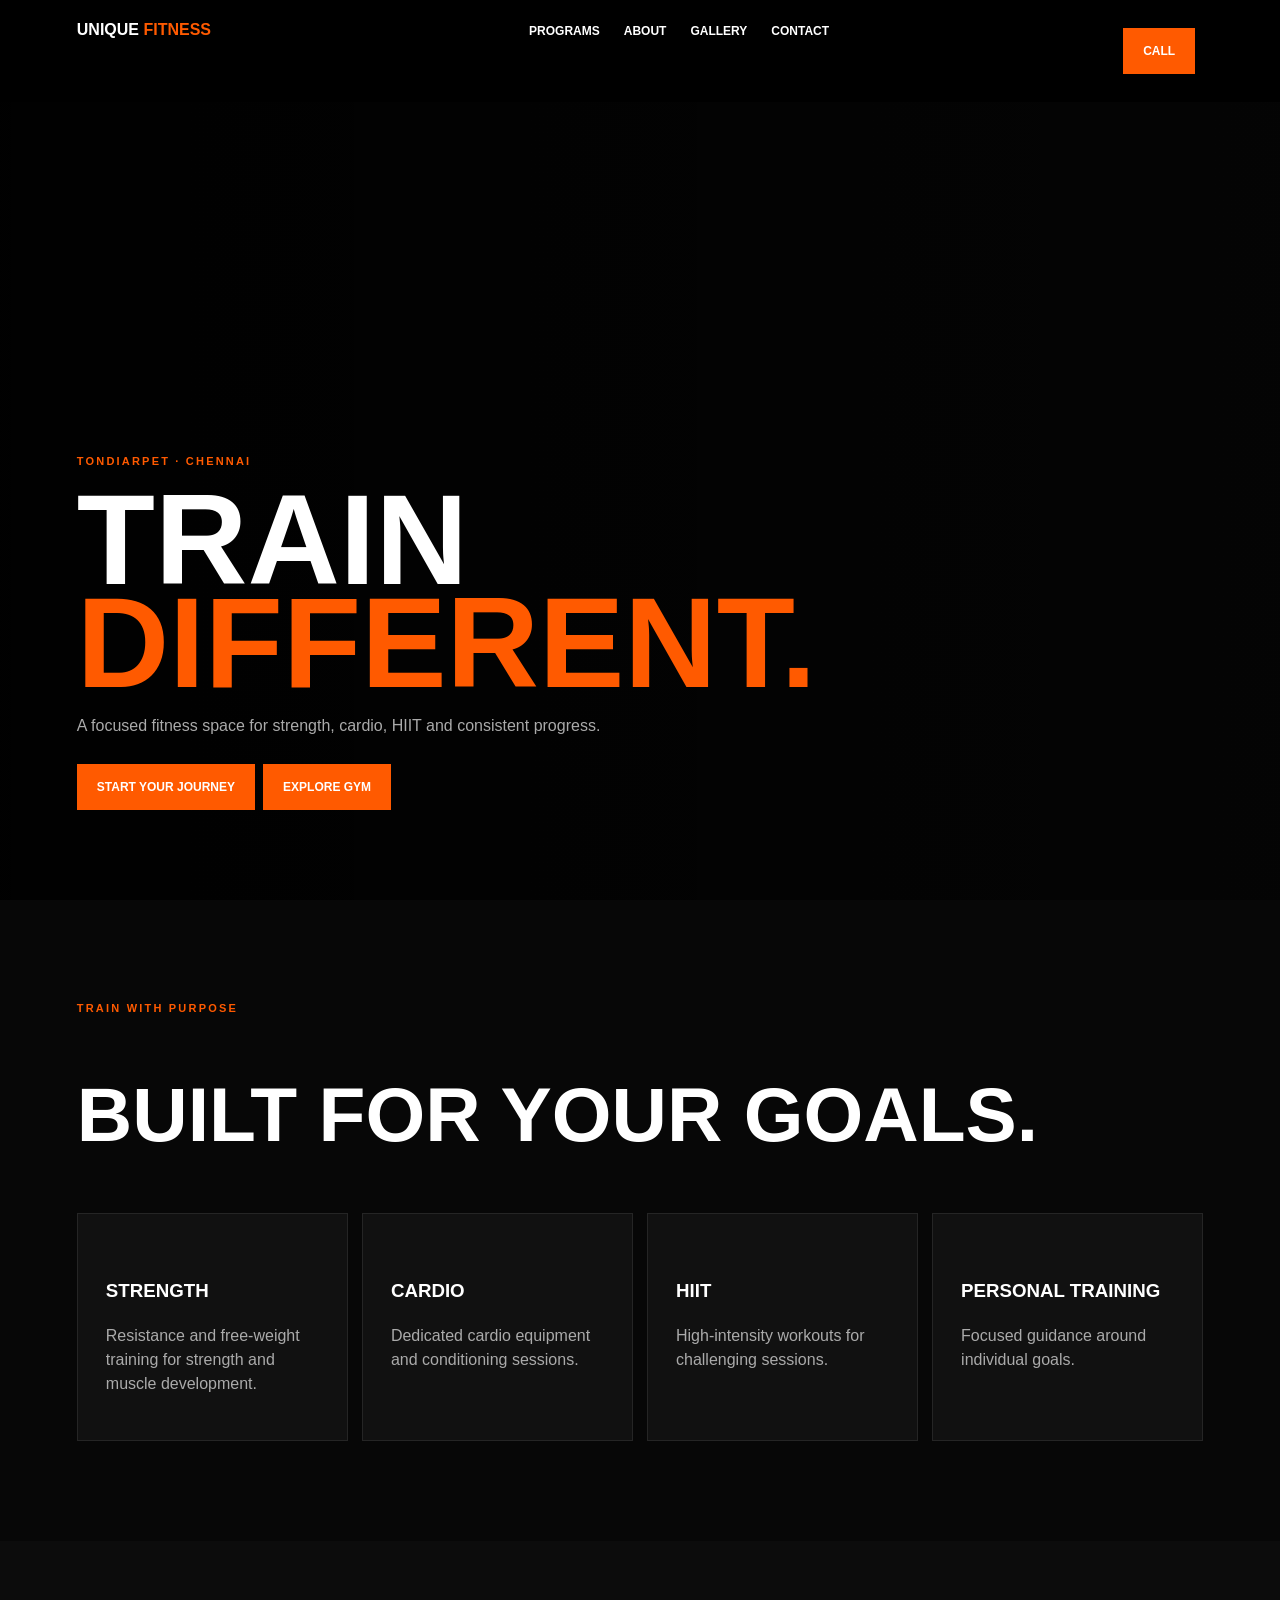
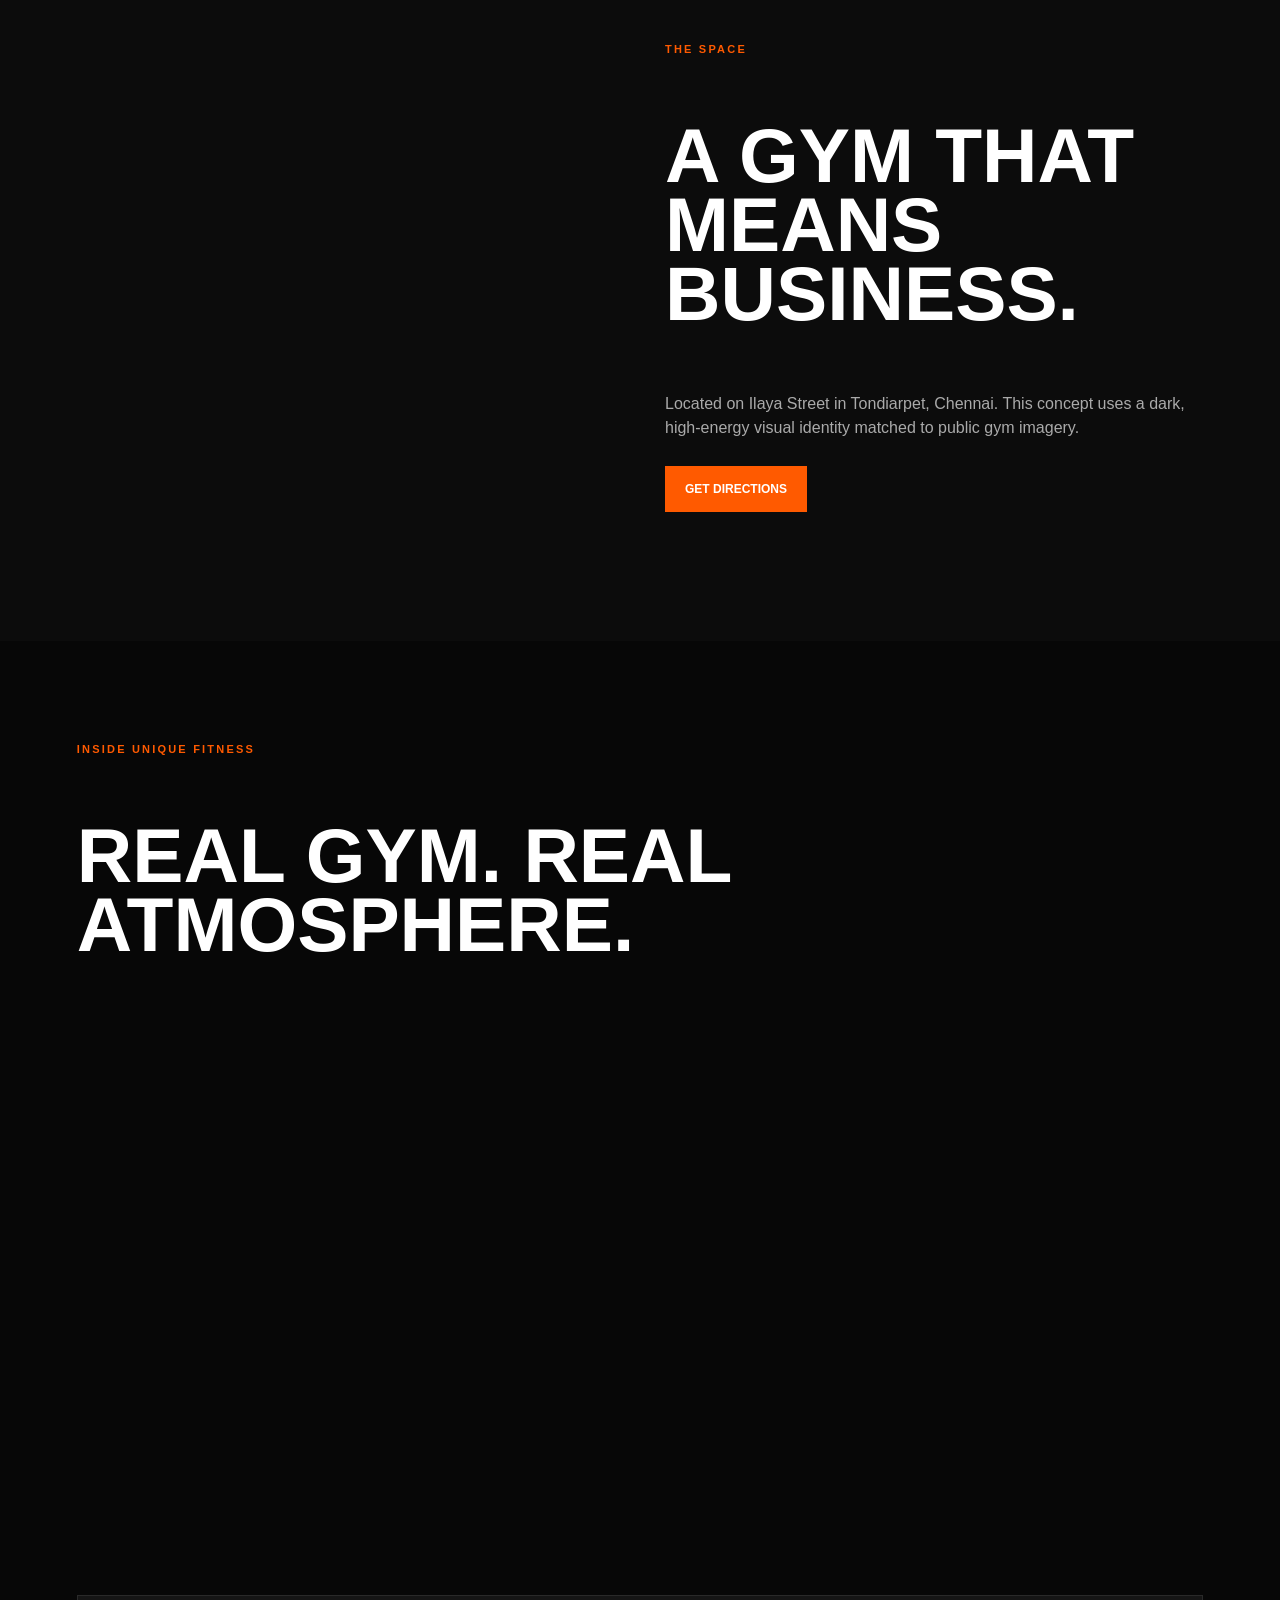
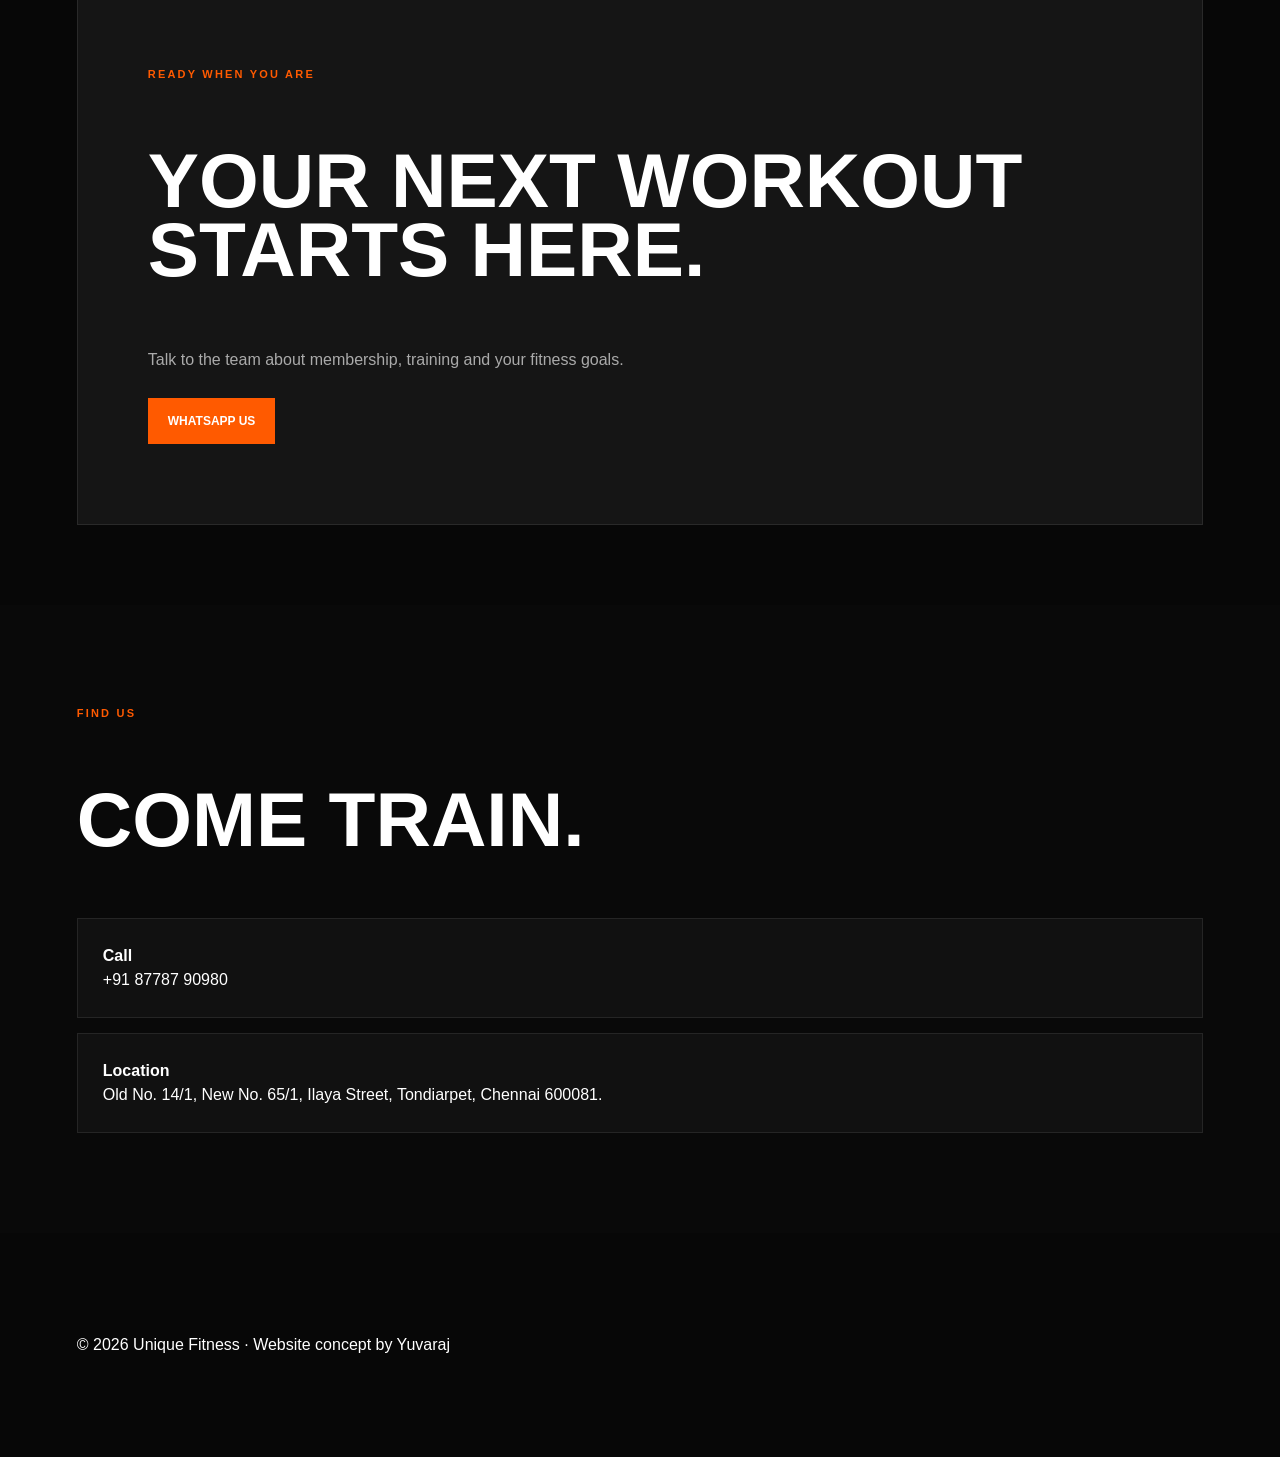
<file: index.html>
<!doctype html><html><head><meta charset="utf-8"><meta name="viewport" content="width=device-width,initial-scale=1"><title>Unique Fitness | Tondiarpet</title><style>:root{--o:#ff5a00;--b:#070707;--p:#111;--w:#fff;--m:#aaa}*{box-sizing:border-box}body{margin:0;background:var(--b);color:var(--w);font:16px Arial;line-height:1.5}a{color:inherit;text-decoration:none}.nav{position:fixed;top:0;width:100%;padding:18px 6%;display:flex;justify-content:space-between;background:#000d;z-index:5}.logo{font-weight:900}.logo b,h1 span,.ey{color:var(--o)}nav a{margin-left:24px;font-size:12px;text-transform:uppercase;font-weight:800}.hero{min-height:100vh;padding:150px 6% 80px;display:flex;align-items:end;background:linear-gradient(90deg,#000e,#0006),url('https://cdn.fitimg.in/studios/images1778489743-jjajqfjr4t5adt0g66jg.jpg') center/cover}.hero>div{max-width:800px}.ey{font-size:11px;font-weight:900;letter-spacing:.2em;text-transform:uppercase}h1{font-size:clamp(60px,10vw,145px);line-height:.8;text-transform:uppercase;margin:20px 0}p{color:var(--m);max-width:650px}.btn{display:inline-block;background:var(--o);padding:14px 20px;font-weight:900;text-transform:uppercase;font-size:12px;margin:10px 8px 10px 0}.section{padding:100px 6%}.title{font-size:clamp(40px,6vw,80px);line-height:.9;text-transform:uppercase}.cards{display:grid;grid-template-columns:repeat(4,1fr);gap:14px}.card{background:var(--p);border:1px solid #252525;padding:28px;min-height:190px}.card h3{text-transform:uppercase;margin-top:35px}.split{display:grid;grid-template-columns:1fr 1fr;gap:50px;background:#0c0c0c}.photo{min-height:500px;background:url('https://cdn.fitimg.in/studios/studio1778489189-w6ghhswqowp0tx2ut1ac.jpg') center/cover}.gallery{display:grid;grid-template-columns:2fr 1fr 1fr;gap:12px}.gallery div{height:230px;background:center/cover}.g1{grid-row:span 2;height:472px!important;background-image:url('https://cdn.fitimg.in/studios/images1778489743-jjajqfjr4t5adt0g66jg.jpg')}.g2{background-image:url('https://cdn.fitimg.in/studios/studio1778489189-w6ghhswqowp0tx2ut1ac.jpg')}.g3{background-image:url('https://cdn.fitimg.in/studios/images1778489765-8t85mfufnntfeal5e2va.jpg')}.g4{background-image:url('https://cdn.fitimg.in/studios/images1778489753-o9tfa8eipnaza62ateot.jpg')}.g5{background-image:url('https://cdn.fitimg.in/studios/images1778489724-wfjopkvs7hrn8ogjrexa.jpg')}.cta{margin:0 6% 80px;padding:70px;background:#151515;border:1px solid #292929}.contact{background:#090909}.box{background:#111;border:1px solid #252525;padding:25px;margin-top:15px}@media(max-width:800px){nav{display:none}.cards,.split{grid-template-columns:1fr 1fr}.split{grid-template-columns:1fr}.gallery{grid-template-columns:1fr 1fr}.g1{grid-column:span 2;grid-row:auto;height:230px!important}}@media(max-width:520px){.cards,.gallery{grid-template-columns:1fr}.g1{grid-column:auto}.section{padding:70px 5%}}</style></head><body><header class="nav"><div class="logo">UNIQUE <b>FITNESS</b></div><nav><a href="#programs">Programs</a><a href="#about">About</a><a href="#gallery">Gallery</a><a href="#contact">Contact</a></nav><a class="btn" href="tel:+918778790980">Call</a></header><section class="hero"><div><div class="ey">Tondiarpet · Chennai</div><h1>Train<br><span>Different.</span></h1><p>A focused fitness space for strength, cardio, HIIT and consistent progress.</p><a class="btn" href="https://wa.me/918778790980">Start Your Journey</a><a class="btn" href="#gallery">Explore Gym</a></div></section><section class="section" id="programs"><div class="ey">Train with purpose</div><h2 class="title">Built for your goals.</h2><div class="cards"><div class="card"><h3>Strength</h3><p>Resistance and free-weight training for strength and muscle development.</p></div><div class="card"><h3>Cardio</h3><p>Dedicated cardio equipment and conditioning sessions.</p></div><div class="card"><h3>HIIT</h3><p>High-intensity workouts for challenging sessions.</p></div><div class="card"><h3>Personal Training</h3><p>Focused guidance around individual goals.</p></div></div></section><section class="section split" id="about"><div class="photo"></div><div><div class="ey">The space</div><h2 class="title">A gym that means business.</h2><p>Located on Ilaya Street in Tondiarpet, Chennai. This concept uses a dark, high-energy visual identity matched to public gym imagery.</p><a class="btn" href="https://www.google.com/maps/search/?api=1&query=Unique+Fitness+Tondiarpet+Chennai">Get Directions</a></div></section><section class="section" id="gallery"><div class="ey">Inside Unique Fitness</div><h2 class="title">Real gym. Real atmosphere.</h2><div class="gallery"><div class="g1"></div><div class="g2"></div><div class="g3"></div><div class="g4"></div><div class="g5"></div></div></section><section class="cta"><div class="ey">Ready when you are</div><h2 class="title">Your next workout starts here.</h2><p>Talk to the team about membership, training and your fitness goals.</p><a class="btn" href="https://wa.me/918778790980">WhatsApp Us</a></section><section class="section contact" id="contact"><div class="ey">Find us</div><h2 class="title">Come train.</h2><div class="box"><b>Call</b><br><a href="tel:+918778790980">+91 87787 90980</a></div><div class="box"><b>Location</b><br>Old No. 14/1, New No. 65/1, Ilaya Street, Tondiarpet, Chennai 600081.</div></section><footer class="section">© 2026 Unique Fitness · Website concept by Yuvaraj</footer></body></html>
</file>
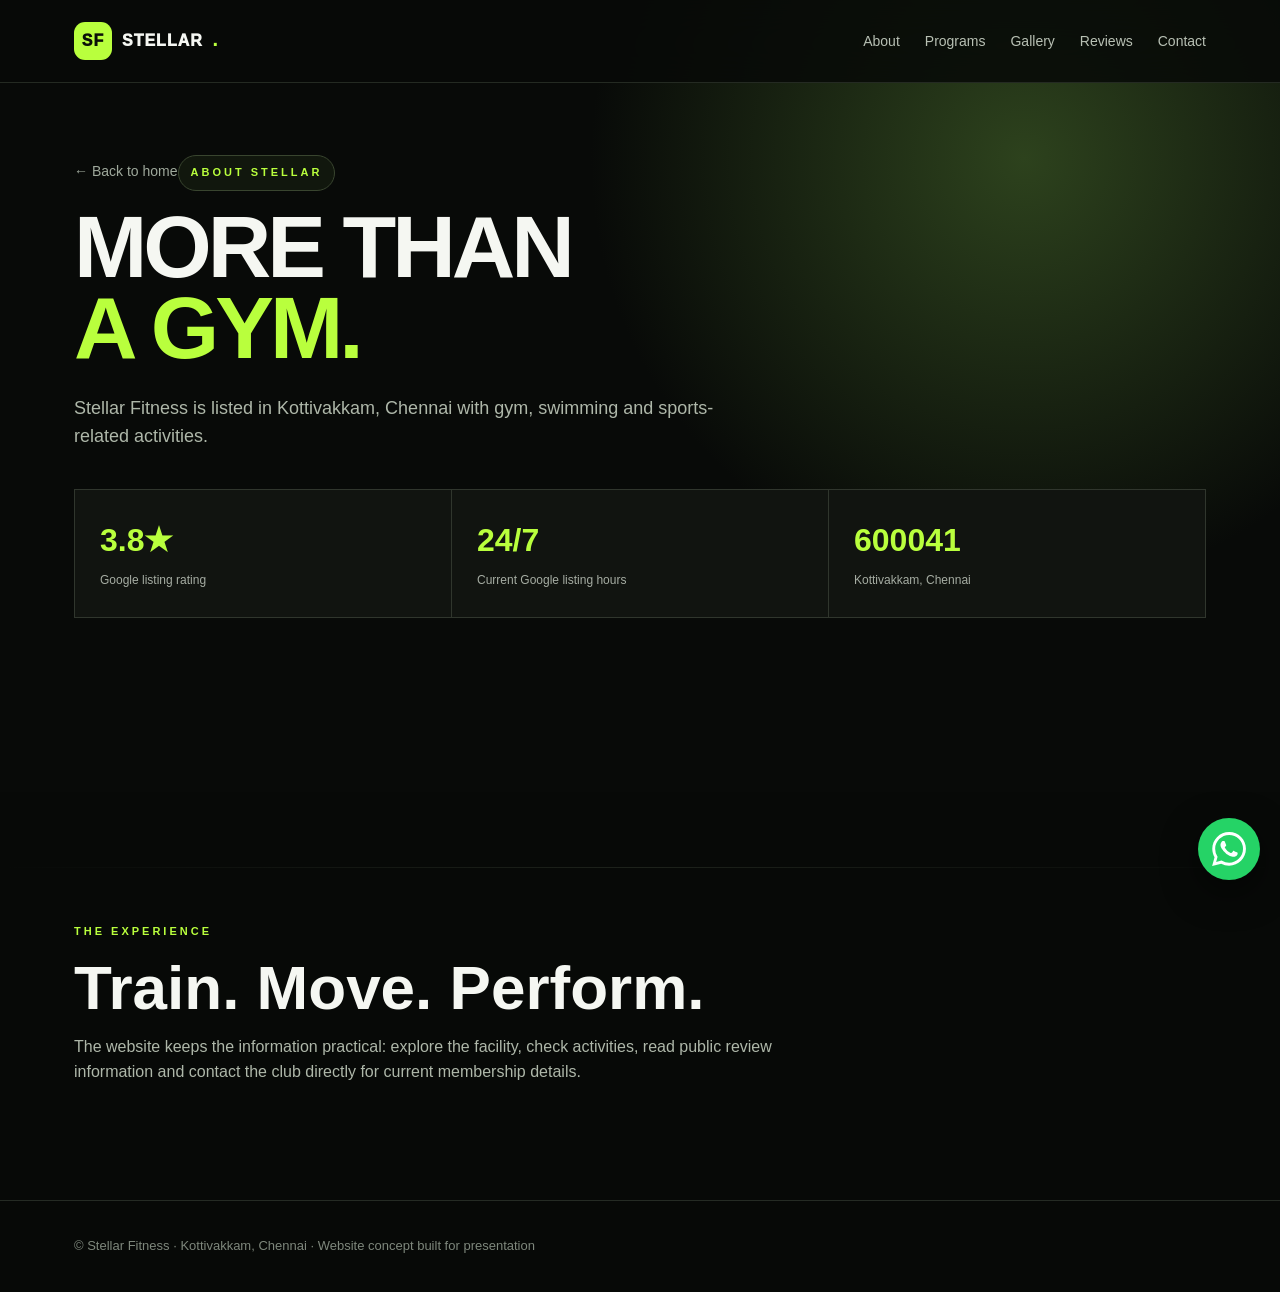
<file: about.html>
<!doctype html><html lang="en"><head><meta charset="UTF-8"><meta name="viewport" content="width=device-width,initial-scale=1"><meta name="description" content="Stellar Fitness Kottivakkam, Chennai"><title>About | Stellar Fitness</title><link rel="stylesheet" href="styles.css"></head><body><nav class="nav"><div class="wrap navin"><a class="brand" href="index.html"><span class="mark">SF</span>STELLAR<span class="green">.</span></a><div class="links"><a href="about.html">About</a><a href="programs.html">Programs</a><a href="gallery.html">Gallery</a><a href="reviews.html">Reviews</a><a href="contact.html">Contact</a></div><a class="btn cta mobile" href="https://wa.me/918071270406?text=Hi%20Stellar%20Fitness%2C%20I%27d%20like%20to%20know%20more." target="_blank">WhatsApp</a></div></nav><section class="hero"><div class="wrap"><a class="back" href="index.html">← Back to home</a><div class="eyebrow">About Stellar</div><h1>MORE THAN<br><span class="green">A GYM.</span></h1><p>Stellar Fitness is listed in Kottivakkam, Chennai with gym, swimming and sports-related activities.</p><div class="stats"><div class="stat"><b>3.8★</b><span>Google listing rating</span></div><div class="stat"><b>24/7</b><span>Current Google listing hours</span></div><div class="stat"><b>600041</b><span>Kottivakkam, Chennai</span></div></div></div></section><section class="section"><div class="wrap"><div class="eyebrow">The experience</div><h2>Train. Move. Perform.</h2><p class="lead">The website keeps the information practical: explore the facility, check activities, read public review information and contact the club directly for current membership details.</p></div></section><footer class="footer"><div class="wrap">© Stellar Fitness · Kottivakkam, Chennai · Website concept built for presentation</div></footer><a class="float" href="https://wa.me/918071270406?text=Hi%20Stellar%20Fitness%2C%20I%27d%20like%20to%20know%20more." target="_blank" aria-label="WhatsApp"><svg viewBox="0 0 24 24" aria-hidden="true" focusable="false"><path d="M20.52 3.48A11.87 11.87 0 0 0 12.08 0C5.53 0 .2 5.32.2 11.87c0 2.09.55 4.13 1.59 5.93L.1 24l6.35-1.67a11.85 11.85 0 0 0 5.63 1.43h.01c6.55 0 11.87-5.32 11.87-11.87 0-3.17-1.23-6.15-3.44-8.41ZM12.09 21.7h-.01a9.82 9.82 0 0 1-5.01-1.37l-.36-.21-3.77.99 1.01-3.68-.23-.38a9.83 9.83 0 0 1-1.5-5.18c0-5.42 4.42-9.83 9.85-9.83 2.63 0 5.1 1.03 6.96 2.89a9.8 9.8 0 0 1 2.88 6.96c0 5.42-4.41 9.83-9.82 9.83Zm5.4-7.37c-.3-.15-1.76-.87-2.03-.97-.27-.1-.47-.15-.67.15-.2.3-.77.97-.94 1.17-.17.2-.35.22-.65.07-1.77-.89-2.93-1.58-4.1-3.58-.31-.53.31-.49.89-1.63.1-.2.05-.37-.02-.52-.07-.15-.67-1.61-.92-2.2-.24-.58-.49-.5-.67-.51-.17-.01-.37-.01-.57-.01-.2 0-.52.07-.79.37-.27.3-1.04 1.02-1.04 2.49s1.07 2.89 1.22 3.09c.15.2 2.1 3.2 5.08 4.49.71.31 1.27.49 1.7.63.72.23 1.38.2 1.9.12.58-.09 1.76-.72 2.01-1.42.25-.7.25-1.3.17-1.42-.07-.12-.27-.2-.57-.35Z"/></svg></a></body></html>
</file>
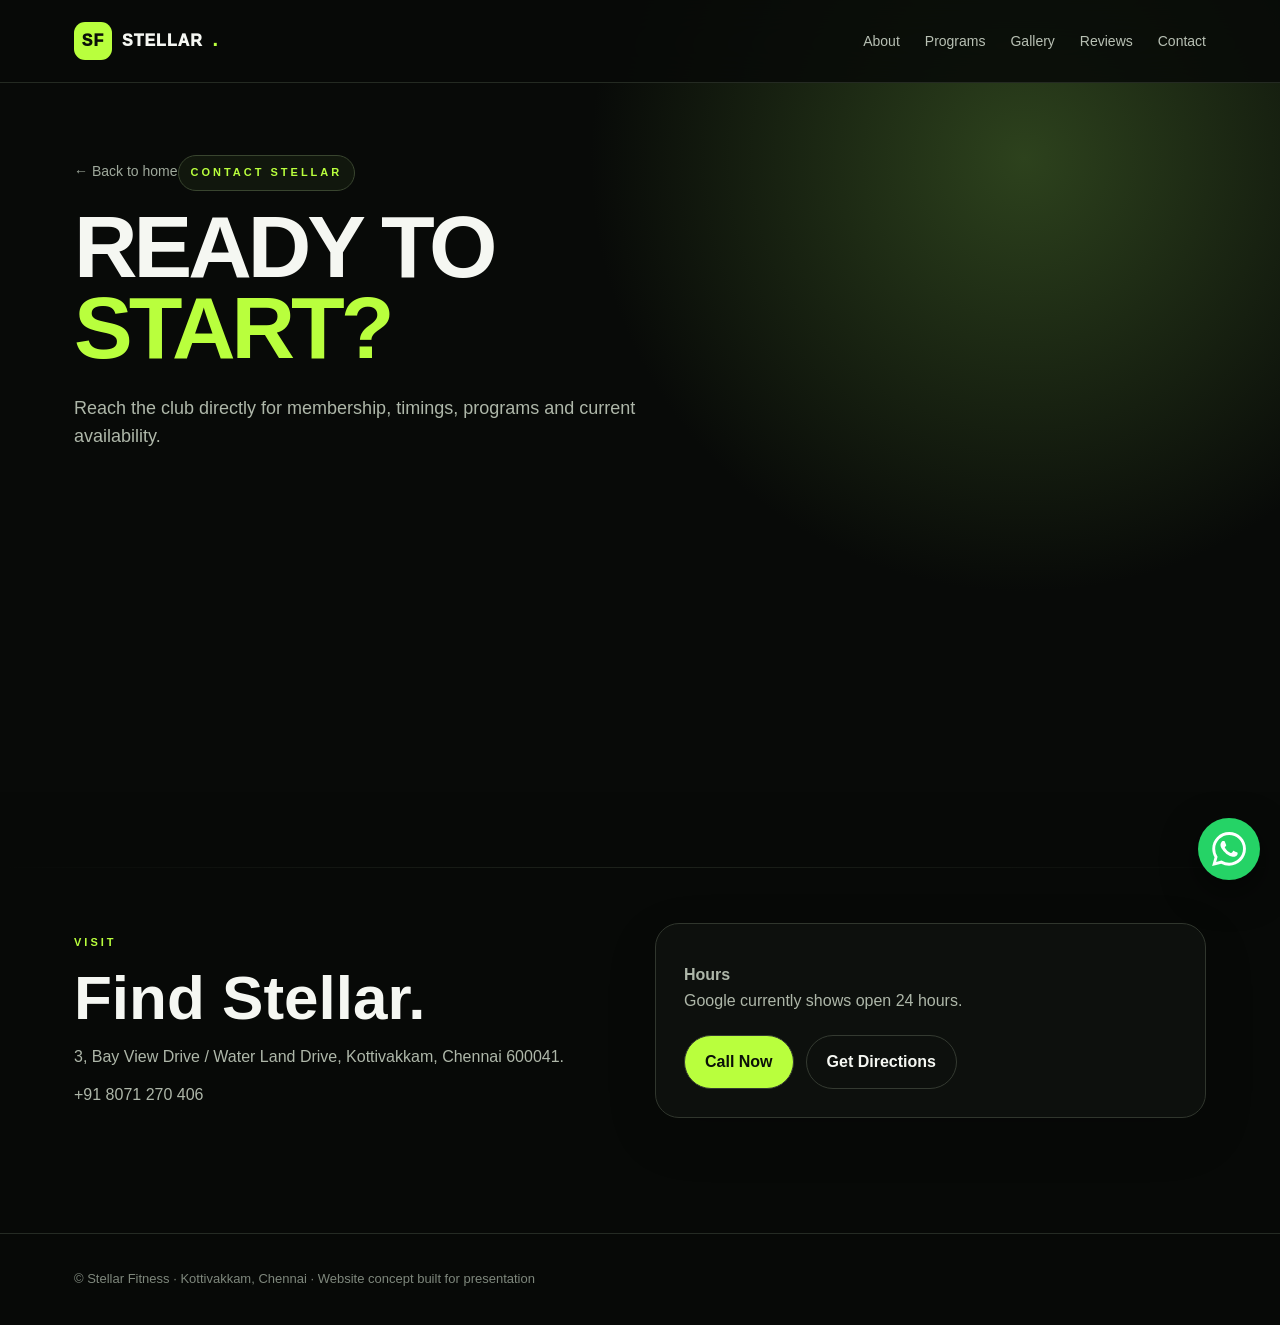
<file: contact.html>
<!doctype html><html lang="en"><head><meta charset="UTF-8"><meta name="viewport" content="width=device-width,initial-scale=1"><meta name="description" content="Stellar Fitness Kottivakkam, Chennai"><title>Contact | Stellar Fitness</title><link rel="stylesheet" href="styles.css"></head><body><nav class="nav"><div class="wrap navin"><a class="brand" href="index.html"><span class="mark">SF</span>STELLAR<span class="green">.</span></a><div class="links"><a href="about.html">About</a><a href="programs.html">Programs</a><a href="gallery.html">Gallery</a><a href="reviews.html">Reviews</a><a href="contact.html">Contact</a></div><a class="btn cta mobile" href="https://wa.me/918071270406?text=Hi%20Stellar%20Fitness%2C%20I%27d%20like%20to%20know%20more." target="_blank">WhatsApp</a></div></nav><section class="hero"><div class="wrap"><a class="back" href="index.html">← Back to home</a><div class="eyebrow">Contact Stellar</div><h1>READY TO<br><span class="green">START?</span></h1><p>Reach the club directly for membership, timings, programs and current availability.</p></div></section><section class="section"><div class="wrap contact"><div><div class="eyebrow">Visit</div><h2>Find Stellar.</h2><p class="lead">3, Bay View Drive / Water Land Drive, Kottivakkam, Chennai 600041.</p><p class="lead" style="margin-top:12px">+91 8071 270 406</p></div><div class="contactbox"><p><b>Hours</b><br>Google currently shows open 24 hours.</p><div class="actions" style="margin-top:22px"><a class="btn cta" href="tel:+918071270406">Call Now</a><a class="btn" href="https://www.google.com/maps/search/?api=1&query=Stellar%20Fitness%2C%20Kottivakkam%2C%20Chennai" target="_blank">Get Directions</a></div></div></div></section><footer class="footer"><div class="wrap">© Stellar Fitness · Kottivakkam, Chennai · Website concept built for presentation</div></footer><a class="float" href="https://wa.me/918071270406?text=Hi%20Stellar%20Fitness%2C%20I%27d%20like%20to%20know%20more." target="_blank" aria-label="WhatsApp"><svg viewBox="0 0 24 24" aria-hidden="true" focusable="false"><path d="M20.52 3.48A11.87 11.87 0 0 0 12.08 0C5.53 0 .2 5.32.2 11.87c0 2.09.55 4.13 1.59 5.93L.1 24l6.35-1.67a11.85 11.85 0 0 0 5.63 1.43h.01c6.55 0 11.87-5.32 11.87-11.87 0-3.17-1.23-6.15-3.44-8.41ZM12.09 21.7h-.01a9.82 9.82 0 0 1-5.01-1.37l-.36-.21-3.77.99 1.01-3.68-.23-.38a9.83 9.83 0 0 1-1.5-5.18c0-5.42 4.42-9.83 9.85-9.83 2.63 0 5.1 1.03 6.96 2.89a9.8 9.8 0 0 1 2.88 6.96c0 5.42-4.41 9.83-9.82 9.83Zm5.4-7.37c-.3-.15-1.76-.87-2.03-.97-.27-.1-.47-.15-.67.15-.2.3-.77.97-.94 1.17-.17.2-.35.22-.65.07-1.77-.89-2.93-1.58-4.1-3.58-.31-.53.31-.49.89-1.63.1-.2.05-.37-.02-.52-.07-.15-.67-1.61-.92-2.2-.24-.58-.49-.5-.67-.51-.17-.01-.37-.01-.57-.01-.2 0-.52.07-.79.37-.27.3-1.04 1.02-1.04 2.49s1.07 2.89 1.22 3.09c.15.2 2.1 3.2 5.08 4.49.71.31 1.27.49 1.7.63.72.23 1.38.2 1.9.12.58-.09 1.76-.72 2.01-1.42.25-.7.25-1.3.17-1.42-.07-.12-.27-.2-.57-.35Z"/></svg></a></body></html>
</file>
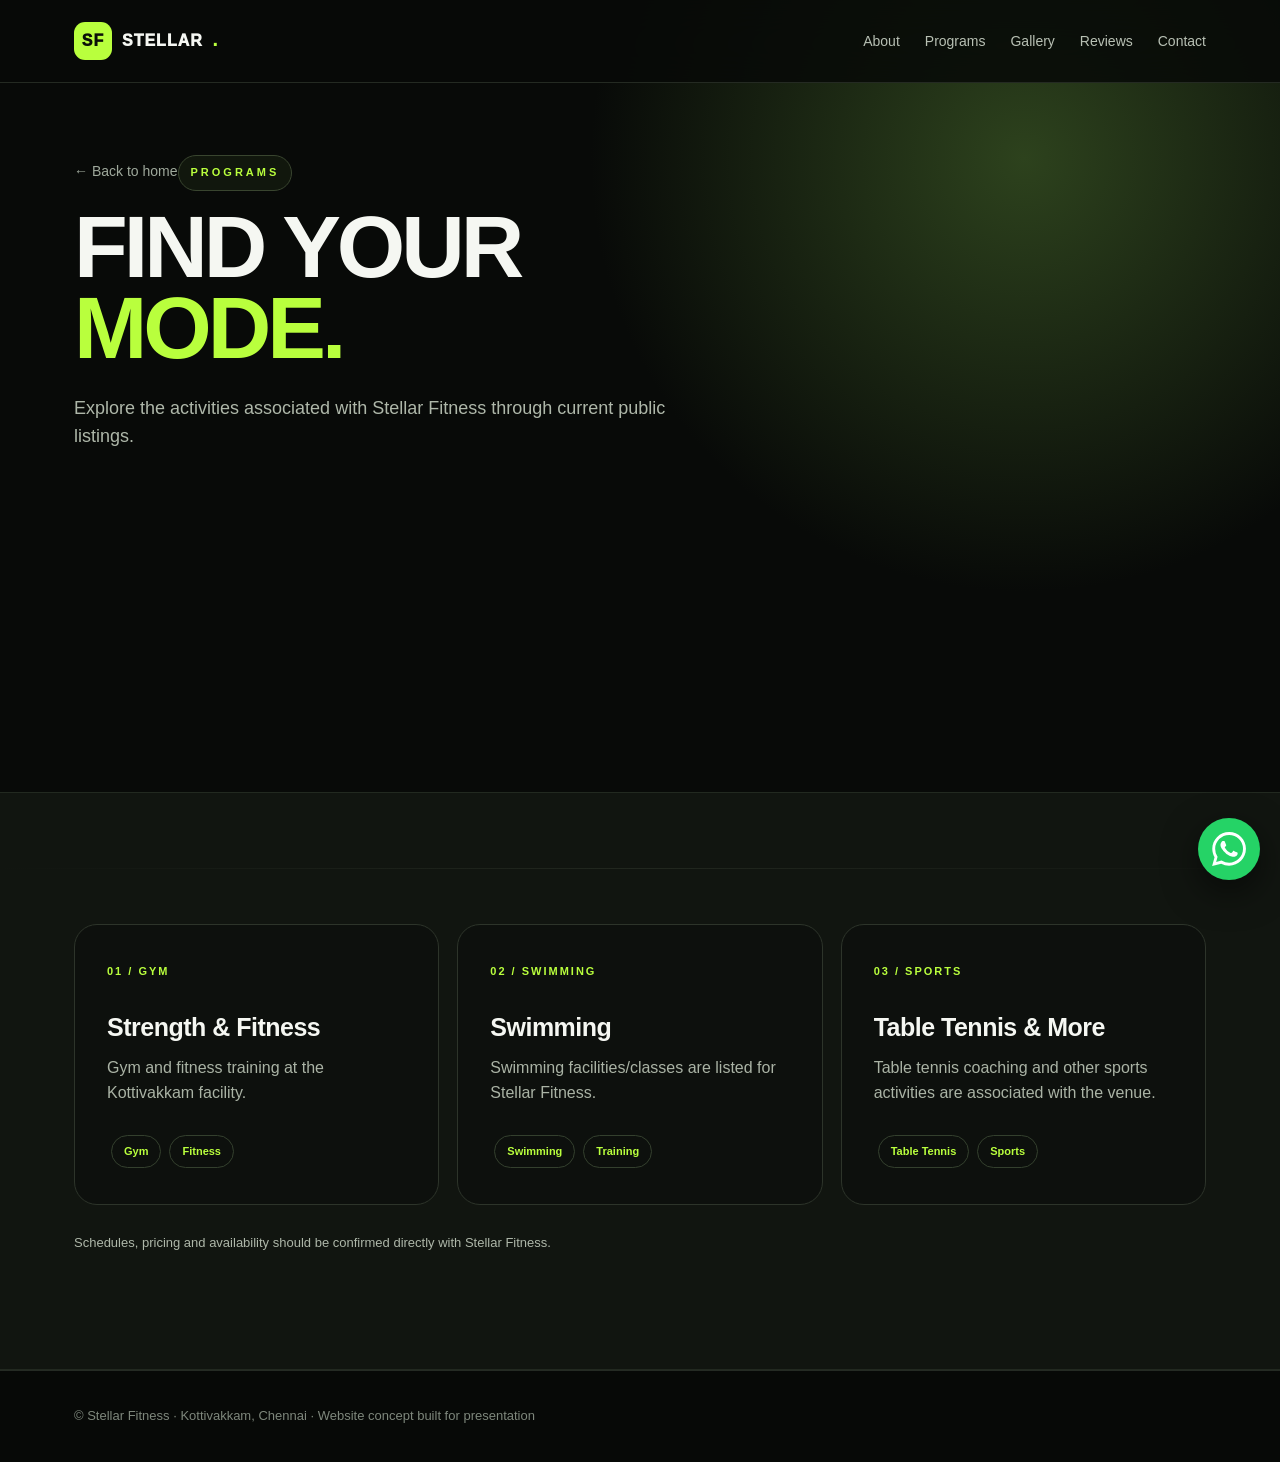
<file: programs.html>
<!doctype html><html lang="en"><head><meta charset="UTF-8"><meta name="viewport" content="width=device-width,initial-scale=1"><meta name="description" content="Stellar Fitness Kottivakkam, Chennai"><title>Programs | Stellar Fitness</title><link rel="stylesheet" href="styles.css"></head><body><nav class="nav"><div class="wrap navin"><a class="brand" href="index.html"><span class="mark">SF</span>STELLAR<span class="green">.</span></a><div class="links"><a href="about.html">About</a><a href="programs.html">Programs</a><a href="gallery.html">Gallery</a><a href="reviews.html">Reviews</a><a href="contact.html">Contact</a></div><a class="btn cta mobile" href="https://wa.me/918071270406?text=Hi%20Stellar%20Fitness%2C%20I%27d%20like%20to%20know%20more." target="_blank">WhatsApp</a></div></nav><section class="hero"><div class="wrap"><a class="back" href="index.html">← Back to home</a><div class="eyebrow">Programs</div><h1>FIND YOUR<br><span class="green">MODE.</span></h1><p>Explore the activities associated with Stellar Fitness through current public listings.</p></div></section><section class="section dark"><div class="wrap"><div class="cards"><article class="card"><span class="num">01 / GYM</span><h3>Strength & Fitness</h3><p>Gym and fitness training at the Kottivakkam facility.</p><div style="margin-top:25px"><span class="pill">Gym</span><span class="pill">Fitness</span></div></article><article class="card"><span class="num">02 / SWIMMING</span><h3>Swimming</h3><p>Swimming facilities/classes are listed for Stellar Fitness.</p><div style="margin-top:25px"><span class="pill">Swimming</span><span class="pill">Training</span></div></article><article class="card"><span class="num">03 / SPORTS</span><h3>Table Tennis & More</h3><p>Table tennis coaching and other sports activities are associated with the venue.</p><div style="margin-top:25px"><span class="pill">Table Tennis</span><span class="pill">Sports</span></div></article></div><p class="lead" style="margin-top:28px;font-size:13px">Schedules, pricing and availability should be confirmed directly with Stellar Fitness.</p></div></section><footer class="footer"><div class="wrap">© Stellar Fitness · Kottivakkam, Chennai · Website concept built for presentation</div></footer><a class="float" href="https://wa.me/918071270406?text=Hi%20Stellar%20Fitness%2C%20I%27d%20like%20to%20know%20more." target="_blank" aria-label="WhatsApp"><svg viewBox="0 0 24 24" aria-hidden="true" focusable="false"><path d="M20.52 3.48A11.87 11.87 0 0 0 12.08 0C5.53 0 .2 5.32.2 11.87c0 2.09.55 4.13 1.59 5.93L.1 24l6.35-1.67a11.85 11.85 0 0 0 5.63 1.43h.01c6.55 0 11.87-5.32 11.87-11.87 0-3.17-1.23-6.15-3.44-8.41ZM12.09 21.7h-.01a9.82 9.82 0 0 1-5.01-1.37l-.36-.21-3.77.99 1.01-3.68-.23-.38a9.83 9.83 0 0 1-1.5-5.18c0-5.42 4.42-9.83 9.85-9.83 2.63 0 5.1 1.03 6.96 2.89a9.8 9.8 0 0 1 2.88 6.96c0 5.42-4.41 9.83-9.82 9.83Zm5.4-7.37c-.3-.15-1.76-.87-2.03-.97-.27-.1-.47-.15-.67.15-.2.3-.77.97-.94 1.17-.17.2-.35.22-.65.07-1.77-.89-2.93-1.58-4.1-3.58-.31-.53.31-.49.89-1.63.1-.2.05-.37-.02-.52-.07-.15-.67-1.61-.92-2.2-.24-.58-.49-.5-.67-.51-.17-.01-.37-.01-.57-.01-.2 0-.52.07-.79.37-.27.3-1.04 1.02-1.04 2.49s1.07 2.89 1.22 3.09c.15.2 2.1 3.2 5.08 4.49.71.31 1.27.49 1.7.63.72.23 1.38.2 1.9.12.58-.09 1.76-.72 2.01-1.42.25-.7.25-1.3.17-1.42-.07-.12-.27-.2-.57-.35Z"/></svg></a></body></html>
</file>
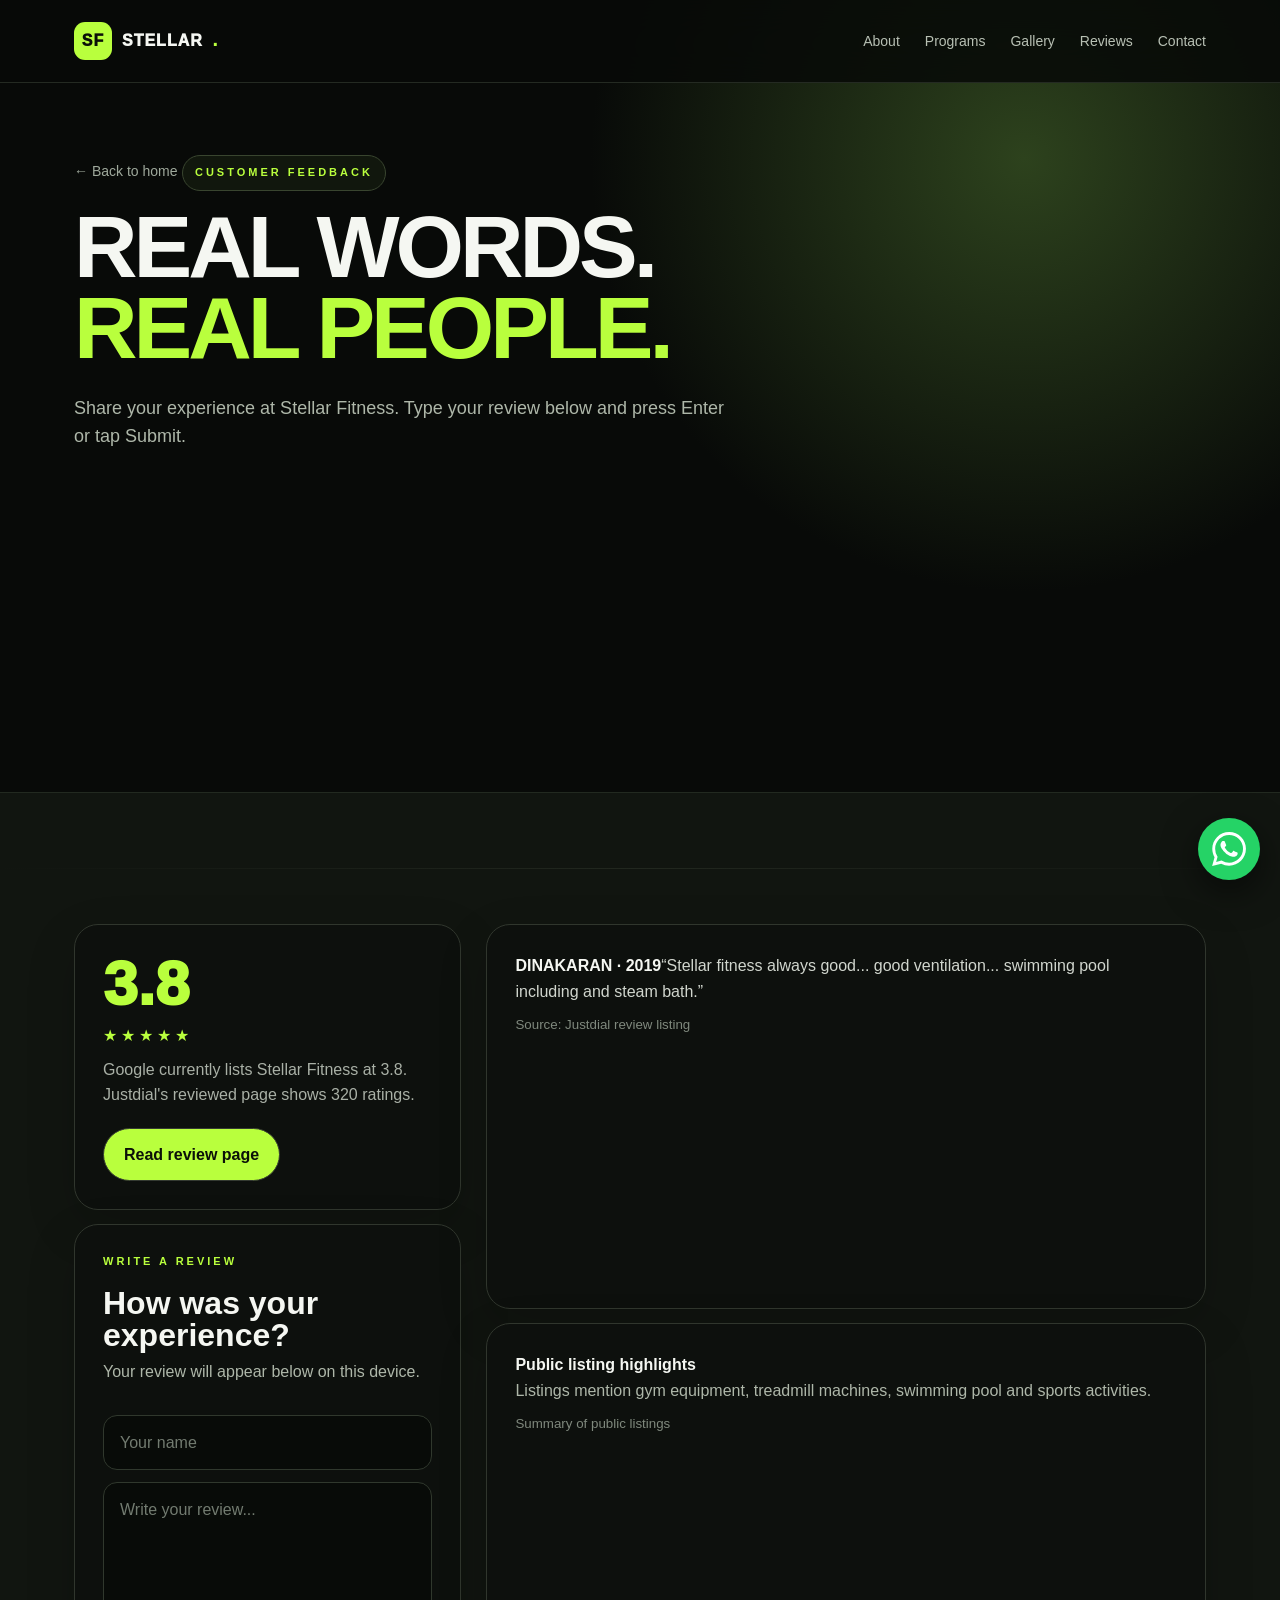
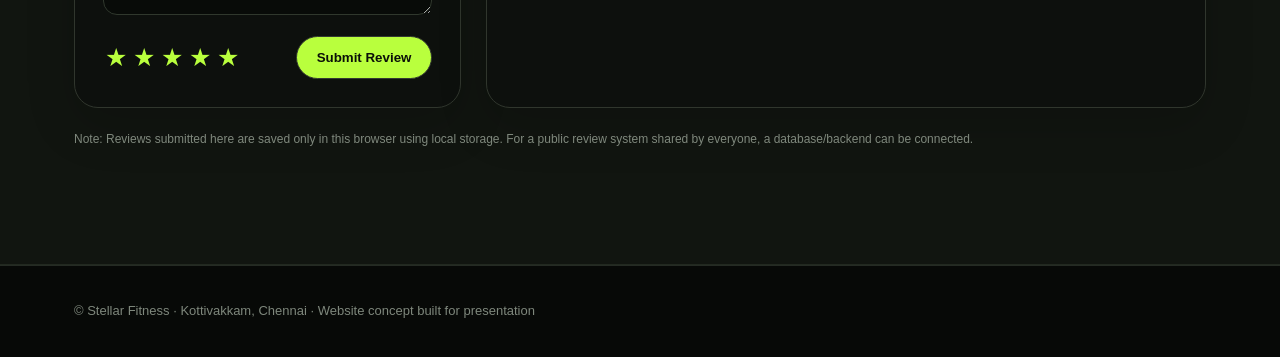
<file: reviews.html>
<!doctype html>
<html lang="en">
<head>
<meta charset="UTF-8">
<meta name="viewport" content="width=device-width,initial-scale=1">
<meta name="description" content="Stellar Fitness Kottivakkam, Chennai">
<title>Reviews | Stellar Fitness</title>
<link rel="stylesheet" href="styles.css">
</head>
<body>
<nav class="nav"><div class="wrap navin">
<a class="brand" href="index.html"><span class="mark">SF</span>STELLAR<span class="green">.</span></a>
<div class="links"><a href="about.html">About</a><a href="programs.html">Programs</a><a href="gallery.html">Gallery</a><a href="reviews.html">Reviews</a><a href="contact.html">Contact</a></div>
<a class="btn cta mobile" href="https://wa.me/918071270406?text=Hi%20Stellar%20Fitness%2C%20I%27d%20like%20to%20know%20more." target="_blank">WhatsApp</a>
</div></nav>

<section class="hero"><div class="wrap">
<a class="back" href="index.html">← Back to home</a>
<div class="eyebrow">Customer feedback</div>
<h1>REAL WORDS.<br><span class="green">REAL PEOPLE.</span></h1>
<p>Share your experience at Stellar Fitness. Type your review below and press Enter or tap Submit.</p>
</div></section>

<section class="section dark"><div class="wrap">
<div class="review-grid">
<div>
<div class="rating">
<div class="score">3.8</div>
<div class="stars">★★★★★</div>
<p style="color:#a9b0a6">Google currently lists Stellar Fitness at 3.8. Justdial's reviewed page shows 320 ratings.</p>
<a class="btn cta" style="margin-top:20px" href="https://www.justdial.com/Chennai/Stellar-Fitness-Near-Police-Booth-Bay-View-Drive-Water-Land-Drive-Kottivakkam/044PXX44-XX44-161130082915-I2L5_BZDET/reviews" target="_blank">Read review page</a>
</div>

<div class="review-form">
<div class="eyebrow">Write a review</div>
<h2 style="font-size:32px;margin-bottom:8px">How was your experience?</h2>
<p style="color:#aeb7a9;margin-bottom:18px">Your review will appear below on this device.</p>
<form id="reviewForm">
<input id="reviewName" class="review-input" type="text" placeholder="Your name" maxlength="40" required>
<textarea id="reviewText" class="review-input" placeholder="Write your review..." maxlength="300" rows="4" required></textarea>
<div class="review-actions">
<div id="starPicker" class="star-picker" aria-label="Rating">
<button type="button" data-rating="1">★</button><button type="button" data-rating="2">★</button><button type="button" data-rating="3">★</button><button type="button" data-rating="4">★</button><button type="button" data-rating="5">★</button>
</div>
<button class="btn cta" type="submit">Submit Review</button>
</div>
</form>
</div>
</div>

<div class="review-list" id="reviewList">
<article class="review"><b>DINAKARAN · 2019</b><q>Stellar fitness always good... good ventilation... swimming pool including and steam bath.</q><small>Source: Justdial review listing</small></article>
<article class="review"><b>Public listing highlights</b><p style="color:#aeb7a9">Listings mention gym equipment, treadmill machines, swimming pool and sports activities.</p><small>Summary of public listings</small></article>
</div>
</div>

<div style="margin-top:22px;color:#7f887d;font-size:12px">Note: Reviews submitted here are saved only in this browser using local storage. For a public review system shared by everyone, a database/backend can be connected.</div>
</div></section>

<footer class="footer"><div class="wrap">© Stellar Fitness · Kottivakkam, Chennai · Website concept built for presentation</div></footer>
<a class="float" href="https://wa.me/918071270406?text=Hi%20Stellar%20Fitness%2C%20I%27d%20like%20to%20know%20more." target="_blank" aria-label="WhatsApp"><svg viewBox="0 0 24 24" aria-hidden="true" focusable="false"><path d="M20.52 3.48A11.87 11.87 0 0 0 12.08 0C5.53 0 .2 5.32.2 11.87c0 2.09.55 4.13 1.59 5.93L.1 24l6.35-1.67a11.85 11.85 0 0 0 5.63 1.43h.01c6.55 0 11.87-5.32 11.87-11.87 0-3.17-1.23-6.15-3.44-8.41ZM12.09 21.7h-.01a9.82 9.82 0 0 1-5.01-1.37l-.36-.21-3.77.99 1.01-3.68-.23-.38a9.83 9.83 0 0 1-1.5-5.18c0-5.42 4.42-9.83 9.85-9.83 2.63 0 5.1 1.03 6.96 2.89a9.8 9.8 0 0 1 2.88 6.96c0 5.42-4.41 9.83-9.82 9.83Zm5.4-7.37c-.3-.15-1.76-.87-2.03-.97-.27-.1-.47-.15-.67.15-.2.3-.77.97-.94 1.17-.17.2-.35.22-.65.07-1.77-.89-2.93-1.58-4.1-3.58-.31-.53.31-.49.89-1.63.1-.2.05-.37-.02-.52-.07-.15-.67-1.61-.92-2.2-.24-.58-.49-.5-.67-.51-.17-.01-.37-.01-.57-.01-.2 0-.52.07-.79.37-.27.3-1.04 1.02-1.04 2.49s1.07 2.89 1.22 3.09c.15.2 2.1 3.2 5.08 4.49.71.31 1.27.49 1.7.63.72.23 1.38.2 1.9.12.58-.09 1.76-.72 2.01-1.42.25-.7.25-1.3.17-1.42-.07-.12-.27-.2-.57-.35Z"/></svg></a>

<script>
(function(){
  const form=document.getElementById('reviewForm');
  const nameInput=document.getElementById('reviewName');
  const textInput=document.getElementById('reviewText');
  const list=document.getElementById('reviewList');
  const stars=document.querySelectorAll('#starPicker button');
  let selectedRating=5;
  const key='stellarFitnessReviews';

  function paintStars(){
    stars.forEach((s,i)=>s.classList.toggle('selected',i<selectedRating));
  }
  stars.forEach(s=>s.addEventListener('click',()=>{selectedRating=Number(s.dataset.rating);paintStars()}));
  paintStars();

  function addReviewCard(review, save){
    const article=document.createElement('article');
    article.className='review user-review';
    const safeName=document.createElement('b');
    safeName.textContent=review.name+' · '+review.rating+'/5';
    const quote=document.createElement('q');
    quote.textContent=review.text;
    const small=document.createElement('small');
    small.textContent=review.date;
    article.append(safeName,quote,small);
    list.prepend(article);
    if(save){
      const reviews=JSON.parse(localStorage.getItem(key)||'[]');
      reviews.unshift(review);
      localStorage.setItem(key,JSON.stringify(reviews.slice(0,50)));
    }
  }

  const saved=JSON.parse(localStorage.getItem(key)||'[]');
  saved.reverse().forEach(r=>addReviewCard(r,false));

  form.addEventListener('submit',e=>{
    e.preventDefault();
    const name=nameInput.value.trim();
    const text=textInput.value.trim();
    if(!name||!text)return;
    addReviewCard({name,text,rating:selectedRating,date:new Date().toLocaleDateString('en-IN',{day:'numeric',month:'short',year:'numeric'})},true);
    form.reset();
    selectedRating=5;
    paintStars();
    nameInput.focus();
  });

  textInput.addEventListener('keydown',e=>{
    if(e.key==='Enter' && !e.shiftKey){e.preventDefault();form.requestSubmit();}
  });
})();
</script>
</body>
</html>
</file>
<file: styles.css>
*{box-sizing:border-box;margin:0;padding:0}html{scroll-behavior:smooth}body{font-family:Inter,Arial,sans-serif;background:#070907;color:#f5f7f2;line-height:1.6}a{text-decoration:none;color:inherit}.wrap{max-width:1180px;margin:auto;padding:0 24px}.nav{position:fixed;top:0;left:0;right:0;z-index:50;background:rgba(8,10,8,.86);backdrop-filter:blur(18px);border-bottom:1px solid #242a22}.navin{height:82px;display:flex;align-items:center;justify-content:space-between}.brand{display:flex;align-items:center;gap:10px;font-weight:950;letter-spacing:1px}.mark{width:38px;height:38px;border-radius:11px;background:#b9ff3d;color:#0b1008;display:grid;place-items:center}.green{color:#b9ff3d}.links{display:flex;gap:25px;color:#b8c0b4;font-size:14px}.links a:hover{color:#b9ff3d}.cta{background:#b9ff3d;color:#0b1008;border:0}.btn{display:inline-flex;align-items:center;justify-content:center;padding:13px 20px;border-radius:999px;border:1px solid #343a31;font-weight:850;transition:.2s}.btn:hover{transform:translateY(-2px)}.hero{min-height:88vh;padding:155px 0 100px;background:radial-gradient(circle at 80% 20%,#2d421d,transparent 36%),#080a08}.hero-grid{display:grid;grid-template-columns:1.05fr .95fr;gap:55px;align-items:center}.eyebrow{font-size:11px;letter-spacing:3px;text-transform:uppercase;color:#b9ff3d;font-weight:900;margin-bottom:16px}.hero h1{font-size:clamp(48px,7vw,88px);line-height:.92;letter-spacing:-4px;margin-bottom:25px}.hero p{font-size:18px;color:#aeb7a9;max-width:650px;margin-bottom:30px}.actions{display:flex;gap:12px;flex-wrap:wrap}.photo{border-radius:32px;box-shadow:0 30px 80px rgba(0,0,0,.42);overflow:hidden;border:1px solid #394133;min-height:500px}.photo img{width:100%;height:100%;min-height:500px;object-fit:cover;display:block}.section{padding:115px 0}.section h2{font-size:clamp(38px,5vw,62px);line-height:1;margin-bottom:15px}.lead{color:#aeb7a9;max-width:720px}.dark{background:#111510;border-block:1px solid #222920}.cards{display:grid;grid-template-columns:repeat(3,1fr);gap:18px;margin-top:38px}.card{padding:32px;border:1px solid #2d342a;border-radius:23px;background:#0d100d;min-height:240px;transition:.25s}.card:hover{transform:translateY(-5px);border-color:#58694c}.card h3{font-size:25px;margin:24px 0 8px}.card p{color:#aab3a5}.num{color:#b9ff3d;font-size:11px;font-weight:900;letter-spacing:2px}.stats{display:grid;grid-template-columns:repeat(3,1fr);gap:1px;margin-top:38px;border:1px solid #30362d;background:#30362d}.stat{background:#111410;padding:25px}.stat b{font-size:32px;color:#b9ff3d;display:block}.stat span{font-size:12px;color:#a6ada3}.gallery{display:grid;grid-template-columns:repeat(2,1fr);gap:18px;margin-top:38px}.gallery img{width:100%;height:360px;object-fit:cover;border-radius:24px;border:1px solid #30362d}.review-grid{display:grid;grid-template-columns:.7fr 1.3fr;gap:25px;margin-top:38px}.rating,.review,.contactbox,.review-form{border:1px solid #30362d;border-radius:24px;background:#0d100d;padding:28px}.score{font-size:62px;color:#b9ff3d;font-weight:950;line-height:1}.stars{color:#b9ff3d;letter-spacing:4px;margin:8px 0}.review-list{display:grid;gap:14px}.review q{color:#d1d6ce}.review small{display:block;color:#7f887d;margin-top:10px}.contact{display:grid;grid-template-columns:1fr 1fr;gap:30px;align-items:center}.contactbox p{color:#aeb7a9;margin:10px 0}.footer{background:#070907;border-top:1px solid #252b24;padding:35px 0;color:#7e877c;font-size:13px}.mobile{display:none}.pill{display:inline-block;padding:7px 12px;border:1px solid #34402e;border-radius:999px;color:#b9ff3d;font-size:11px;font-weight:800;margin:4px}.float{position:fixed;right:20px;bottom:20px;z-index:40;width:62px;height:62px;border-radius:50%;background:#25D366;color:#fff;display:grid;place-items:center;font-size:24px;font-weight:900;box-shadow:0 12px 35px #0008}.back{color:#9fa99c;font-size:14px;display:inline-block;margin-bottom:22px}.back:hover{color:#b9ff3d}@media(max-width:800px){.links{display:none}.mobile{display:inline-flex}.hero{padding-top:120px}.hero-grid,.contact,.review-grid{grid-template-columns:1fr}.photo,.photo img{min-height:360px}.cards,.stats,.gallery{grid-template-columns:1fr}.gallery img{height:300px}.section{padding:75px 0}.hero h1{letter-spacing:-2px}.actions .btn{width:100%}}.section::before{content:"";display:block;height:1px;background:linear-gradient(90deg,transparent,#30372c,transparent);margin:-40px 0 55px;opacity:.55}.section:first-of-type::before{display:none}.hero .eyebrow{display:inline-flex;padding:8px 12px;border:1px solid #39452f;border-radius:999px;background:#11170d}.hero .btn{min-width:170px}.card h3{letter-spacing:-.5px}.rating,.review,.contactbox,.review-form{box-shadow:0 18px 50px rgba(0,0,0,.16)}.gallery img{transition:.25s}.gallery img:hover{transform:scale(1.015)}.review-form{margin-top:14px}.review-form h2{color:#f5f7f2}.review-input{width:100%;margin-top:12px;padding:14px 16px;border-radius:14px;border:1px solid #30382d;background:#080b08;color:#f5f7f2;font:inherit;outline:none;resize:vertical}.review-input:focus{border-color:#b9ff3d;box-shadow:0 0 0 3px rgba(185,255,61,.08)}.review-input::placeholder{color:#727b70}.review-actions{display:flex;align-items:center;justify-content:space-between;gap:15px;margin-top:14px}.star-picker{display:flex;gap:2px}.star-picker button{border:0;background:transparent;color:#4d554a;font-size:25px;cursor:pointer;padding:2px;line-height:1}.star-picker button.selected{color:#b9ff3d}.user-review{animation:reviewIn .3s ease}@keyframes reviewIn{from{opacity:0;transform:translateY(8px)}to{opacity:1;transform:none}}@media(max-width:800px){.navin{height:70px}.hero{min-height:auto;padding:125px 0 75px}.section{padding:80px 0}.section::before{margin:-20px 0 40px}.hero .actions{margin-top:10px}.review-actions{align-items:stretch;flex-direction:column}.review-actions .btn{width:100%}.star-picker{justify-content:center}}.float svg{width:34px;height:34px;fill:#fff;display:block}.float:hover{background:#20bd5a}.float:hover svg{transform:scale(1.06)}.float svg{transition:.2s}.gallery-head{display:flex;align-items:center;justify-content:space-between;gap:20px;margin-bottom:28px}.upload-btn{cursor:pointer}.gallery{align-items:stretch}.gallery-item{position:relative}.gallery-item img{display:block}.gallery-remove{position:absolute;top:12px;right:12px;width:38px;height:38px;border:1px solid rgba(255,255,255,.15);border-radius:50%;background:rgba(0,0,0,.72);color:#fff;font-size:24px;line-height:1;cursor:pointer}.gallery-remove:hover{background:#b9ff3d;color:#0b1008}.gallery-empty{padding:35px;border:1px dashed #3a4435;border-radius:22px;color:#8f998c;text-align:center}@media(max-width:800px){.gallery-head{align-items:stretch;flex-direction:column}.gallery-head .upload-btn{width:100%}}
</file>
